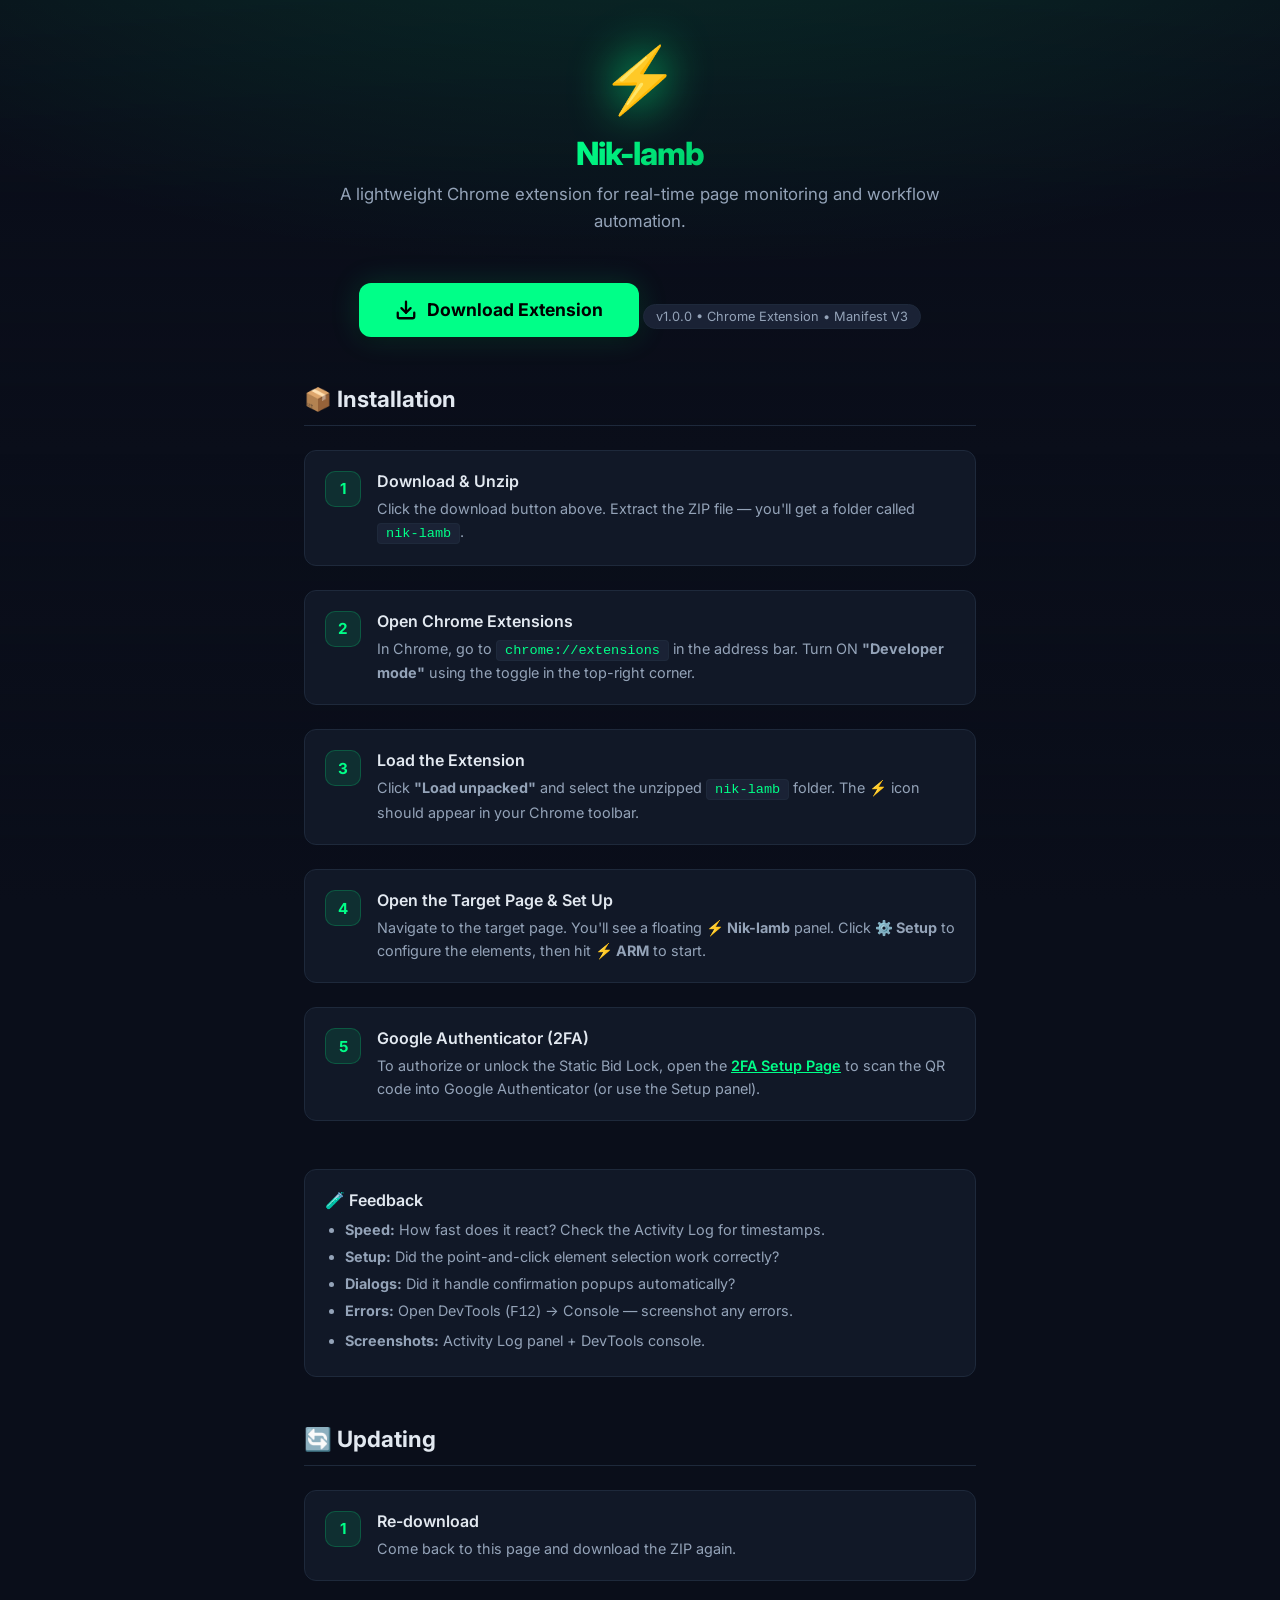
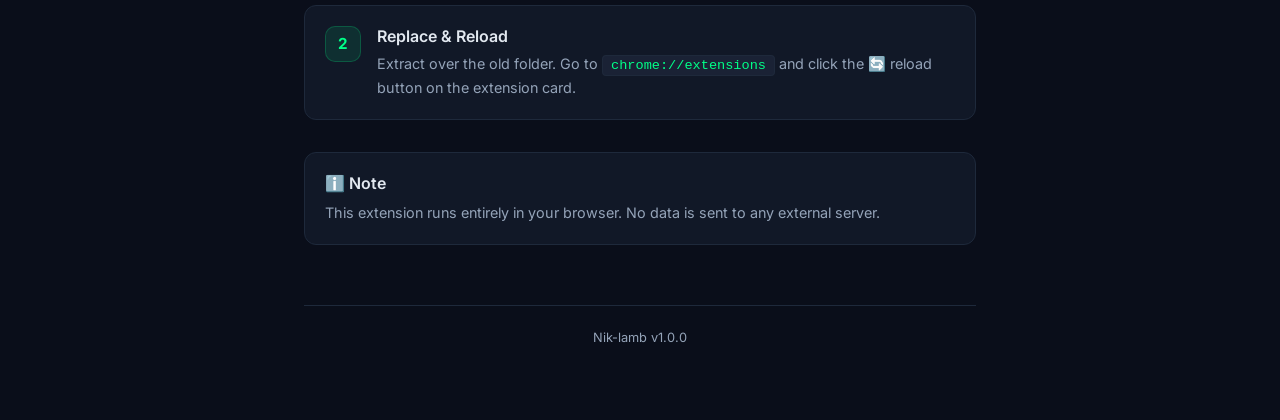
<file: docs/index.html>
<!DOCTYPE html>
<html lang="en">
<head>
  <meta charset="UTF-8">
  <meta name="viewport" content="width=device-width, initial-scale=1.0">
  <title>Nik-lamb — Install</title>
  <link href="https://fonts.googleapis.com/css2?family=Inter:wght@400;500;600;700;800&display=swap" rel="stylesheet">
  <style>
    :root {
      --bg: #0a0e1a;
      --surface: #111827;
      --surface-2: #1a2235;
      --border: #1e293b;
      --accent: #00ff88;
      --accent-dim: rgba(0, 255, 136, 0.1);
      --accent-glow: rgba(0, 255, 136, 0.15);
      --text: #e2e8f0;
      --text-dim: #94a3b8;
      --warning: #ffa726;
    }

    * { margin: 0; padding: 0; box-sizing: border-box; }

    body {
      font-family: 'Inter', -apple-system, sans-serif;
      background: var(--bg);
      color: var(--text);
      min-height: 100vh;
      overflow-x: hidden;
    }

    body::before {
      content: '';
      position: fixed;
      inset: 0;
      background:
        radial-gradient(ellipse 80% 50% at 50% -20%, var(--accent-glow), transparent),
        linear-gradient(180deg, transparent 0%, var(--bg) 100%);
      z-index: 0;
    }

    .container {
      max-width: 720px;
      margin: 0 auto;
      padding: 40px 24px 80px;
      position: relative;
      z-index: 1;
    }

    .hero {
      text-align: center;
      margin-bottom: 48px;
    }

    .hero-icon {
      font-size: 64px;
      display: block;
      margin-bottom: 16px;
      filter: drop-shadow(0 0 24px var(--accent));
      animation: pulse 2s ease-in-out infinite;
    }

    @keyframes pulse {
      0%, 100% { transform: scale(1); }
      50% { transform: scale(1.05); }
    }

    .hero h1 {
      font-size: 2rem;
      font-weight: 800;
      letter-spacing: -0.03em;
      margin-bottom: 8px;
    }

    .hero h1 span {
      background: linear-gradient(135deg, var(--accent), #00cc6a);
      -webkit-background-clip: text;
      -webkit-text-fill-color: transparent;
    }

    .hero p {
      color: var(--text-dim);
      font-size: 1.05rem;
      line-height: 1.6;
    }

    .download-section {
      text-align: center;
      margin-bottom: 48px;
    }

    .btn-download {
      display: inline-flex;
      align-items: center;
      gap: 10px;
      padding: 16px 36px;
      background: var(--accent);
      color: #000;
      font-size: 1.1rem;
      font-weight: 700;
      border: none;
      border-radius: 12px;
      cursor: pointer;
      text-decoration: none;
      transition: all 0.2s;
      box-shadow: 0 0 30px var(--accent-glow), 0 4px 12px rgba(0,0,0,0.3);
    }

    .btn-download:hover {
      transform: translateY(-2px);
      box-shadow: 0 0 40px rgba(0, 255, 136, 0.3), 0 8px 20px rgba(0,0,0,0.4);
    }

    .btn-download svg {
      width: 22px;
      height: 22px;
    }

    .version-tag {
      display: inline-block;
      margin-top: 12px;
      padding: 4px 12px;
      background: var(--surface-2);
      border: 1px solid var(--border);
      border-radius: 20px;
      font-size: 0.8rem;
      color: var(--text-dim);
    }

    .steps {
      margin-bottom: 48px;
    }

    .steps h2 {
      font-size: 1.4rem;
      font-weight: 700;
      margin-bottom: 24px;
      padding-bottom: 12px;
      border-bottom: 1px solid var(--border);
    }

    .step {
      display: flex;
      gap: 16px;
      margin-bottom: 24px;
      padding: 20px;
      background: var(--surface);
      border: 1px solid var(--border);
      border-radius: 12px;
      transition: border-color 0.2s;
    }

    .step:hover {
      border-color: var(--accent);
    }

    .step-number {
      flex-shrink: 0;
      width: 36px;
      height: 36px;
      display: flex;
      align-items: center;
      justify-content: center;
      background: var(--accent-dim);
      color: var(--accent);
      font-weight: 700;
      font-size: 0.95rem;
      border-radius: 10px;
      border: 1px solid rgba(0, 255, 136, 0.2);
    }

    .step-content h3 {
      font-size: 1rem;
      font-weight: 600;
      margin-bottom: 6px;
    }

    .step-content p {
      color: var(--text-dim);
      font-size: 0.9rem;
      line-height: 1.6;
    }

    .step-content code {
      background: var(--surface-2);
      padding: 2px 8px;
      border-radius: 4px;
      font-size: 0.85rem;
      color: var(--accent);
      border: 1px solid var(--border);
    }

    .info-card {
      padding: 20px;
      background: var(--surface);
      border: 1px solid var(--border);
      border-radius: 12px;
      margin-bottom: 16px;
    }

    .info-card h3 {
      font-size: 1rem;
      font-weight: 600;
      margin-bottom: 8px;
      display: flex;
      align-items: center;
      gap: 8px;
    }

    .info-card p, .info-card li {
      color: var(--text-dim);
      font-size: 0.9rem;
      line-height: 1.6;
    }

    .info-card ul {
      padding-left: 20px;
      margin-top: 8px;
    }

    .info-card ul li {
      margin-bottom: 4px;
    }

    .update-section {
      margin-top: 48px;
    }

    .update-section h2 {
      font-size: 1.4rem;
      font-weight: 700;
      margin-bottom: 24px;
      padding-bottom: 12px;
      border-bottom: 1px solid var(--border);
    }

    .footer {
      text-align: center;
      margin-top: 60px;
      padding-top: 24px;
      border-top: 1px solid var(--border);
      color: var(--text-dim);
      font-size: 0.8rem;
    }

    @media (max-width: 600px) {
      .hero h1 { font-size: 1.6rem; }
      .container { padding: 24px 16px 60px; }
    }
  </style>
</head>
<body>
  <div class="container">
    <div class="hero">
      <span class="hero-icon">⚡</span>
      <h1><span>Nik-lamb</span></h1>
      <p>A lightweight Chrome extension for real-time page monitoring and workflow automation.</p>
    </div>

    <div class="download-section">
      <a class="btn-download" id="downloadBtn" href="#">
        <svg viewBox="0 0 24 24" fill="none" stroke="currentColor" stroke-width="2.5" stroke-linecap="round" stroke-linejoin="round">
          <path d="M21 15v4a2 2 0 0 1-2 2H5a2 2 0 0 1-2-2v-4"/>
          <polyline points="7 10 12 15 17 10"/>
          <line x1="12" y1="15" x2="12" y2="3"/>
        </svg>
        Download Extension
      </a>
      <div class="version-tag">v1.0.0 • Chrome Extension • Manifest V3</div>
    </div>

    <div class="steps">
      <h2>📦 Installation</h2>

      <div class="step">
        <div class="step-number">1</div>
        <div class="step-content">
          <h3>Download & Unzip</h3>
          <p>Click the download button above. Extract the ZIP file — you'll get a folder called <code>nik-lamb</code>.</p>
        </div>
      </div>

      <div class="step">
        <div class="step-number">2</div>
        <div class="step-content">
          <h3>Open Chrome Extensions</h3>
          <p>In Chrome, go to <code>chrome://extensions</code> in the address bar. Turn ON <strong>"Developer mode"</strong> using the toggle in the top-right corner.</p>
        </div>
      </div>

      <div class="step">
        <div class="step-number">3</div>
        <div class="step-content">
          <h3>Load the Extension</h3>
          <p>Click <strong>"Load unpacked"</strong> and select the unzipped <code>nik-lamb</code> folder. The ⚡ icon should appear in your Chrome toolbar.</p>
        </div>
      </div>

      <div class="step">
        <div class="step-number">4</div>
        <div class="step-content">
          <h3>Open the Target Page & Set Up</h3>
          <p>Navigate to the target page. You'll see a floating <strong>⚡ Nik-lamb</strong> panel. Click <strong>⚙️ Setup</strong> to configure the elements, then hit <strong>⚡ ARM</strong> to start.</p>
        </div>
      </div>

      <div class="step">
        <div class="step-number">5</div>
        <div class="step-content">
          <h3>Google Authenticator (2FA)</h3>
          <p>To authorize or unlock the Static Bid Lock, open the <a href="setup_2fa.html" style="color: var(--accent); font-weight: 600;">2FA Setup Page</a> to scan the QR code into Google Authenticator (or use the Setup panel).</p>
        </div>
      </div>
    </div>

    <div class="info-card">
      <h3>🧪 Feedback</h3>
      <ul>
        <li><strong>Speed:</strong> How fast does it react? Check the Activity Log for timestamps.</li>
        <li><strong>Setup:</strong> Did the point-and-click element selection work correctly?</li>
        <li><strong>Dialogs:</strong> Did it handle confirmation popups automatically?</li>
        <li><strong>Errors:</strong> Open DevTools (<code>F12</code>) → Console — screenshot any errors.</li>
        <li><strong>Screenshots:</strong> Activity Log panel + DevTools console.</li>
      </ul>
    </div>

    <div class="update-section">
      <h2>🔄 Updating</h2>
      <div class="step">
        <div class="step-number">1</div>
        <div class="step-content">
          <h3>Re-download</h3>
          <p>Come back to this page and download the ZIP again.</p>
        </div>
      </div>
      <div class="step">
        <div class="step-number">2</div>
        <div class="step-content">
          <h3>Replace & Reload</h3>
          <p>Extract over the old folder. Go to <code>chrome://extensions</code> and click the 🔄 reload button on the extension card.</p>
        </div>
      </div>
    </div>

    <div class="info-card" style="margin-top: 32px;">
      <h3>ℹ️ Note</h3>
      <p>This extension runs entirely in your browser. No data is sent to any external server.</p>
    </div>

    <div class="footer">
      <p>Nik-lamb v1.0.0</p>
    </div>
  </div>

  <script>
    const owner = 'ryuk6911';
    const repo = 'nik-lamb';
    const downloadUrl = `https://github.com/${owner}/${repo}/archive/refs/heads/main.zip`;
    document.getElementById('downloadBtn').href = downloadUrl;
  </script>
</body>
</html>
</file>
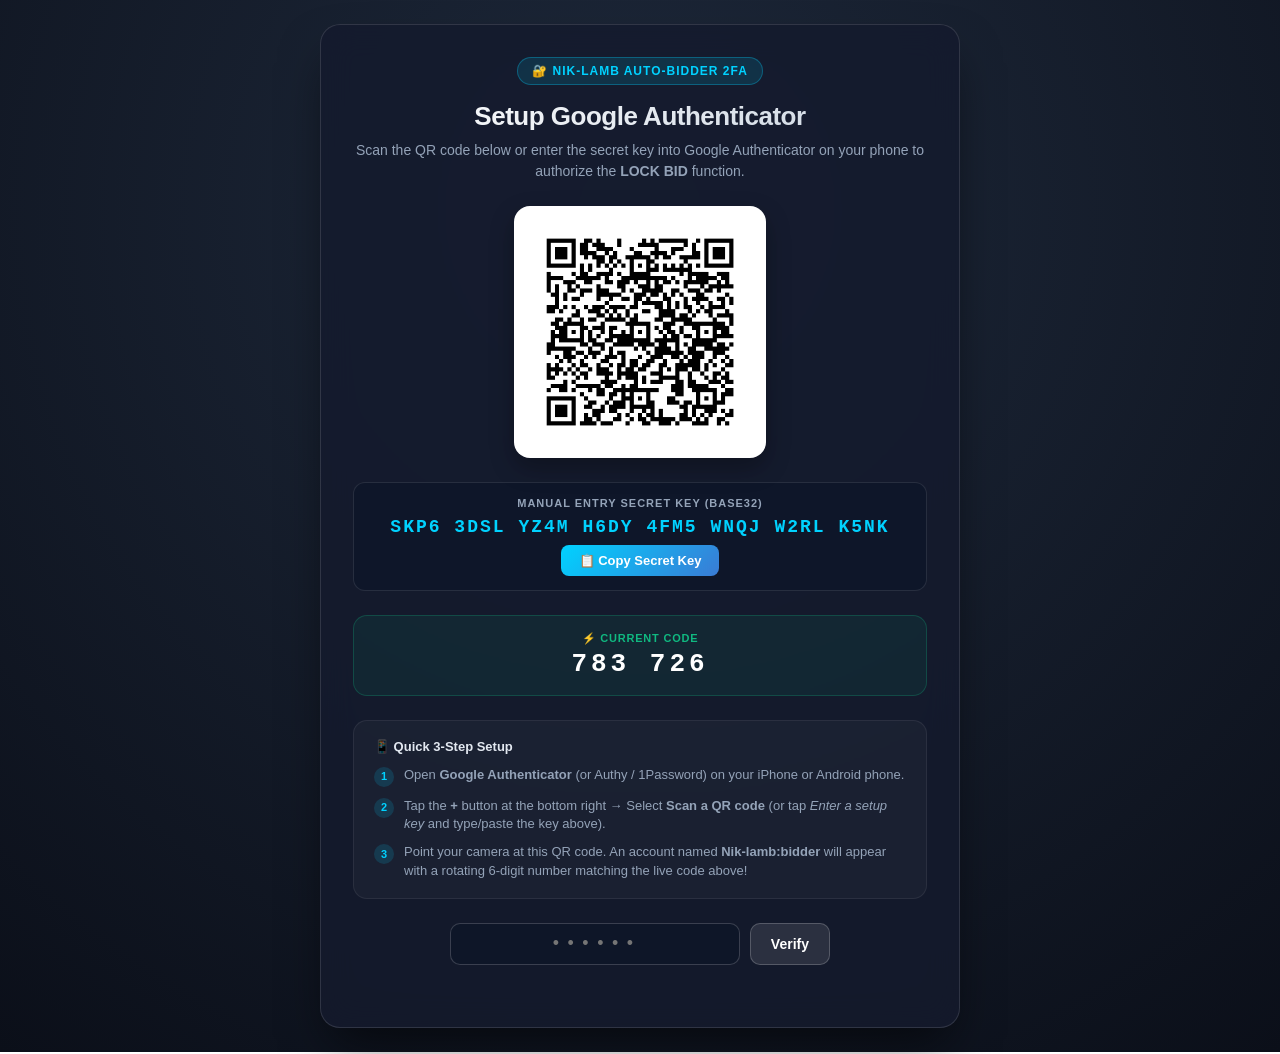
<file: setup_2fa.html>
<!DOCTYPE html>
<html lang="en">
<head>
  <meta charset="UTF-8">
  <meta name="viewport" content="width=device-width, initial-scale=1.0">
  <title>Nik-lamb • Google Authenticator 2FA Setup</title>
  <style>
    :root {
      --bg: #0b0f19;
      --card-bg: rgba(20, 27, 45, 0.85);
      --card-border: rgba(255, 255, 255, 0.12);
      --accent-cyan: #00d2ff;
      --accent-blue: #3a7bd5;
      --accent-green: #10b981;
      --accent-gold: #f59e0b;
      --accent-red: #ef4444;
      --text-main: #f8fafc;
      --text-muted: #94a3b8;
    }

    * {
      box-sizing: border-box;
      margin: 0;
      padding: 0;
      font-family: -apple-system, BlinkMacSystemFont, "Segoe UI", Roboto, Helvetica, Arial, sans-serif;
    }

    body {
      background: radial-gradient(circle at 50% 20%, #1e293b 0%, #0b0f19 100%);
      color: var(--text-main);
      min-height: 100vh;
      display: flex;
      flex-direction: column;
      align-items: center;
      justify-content: center;
      padding: 24px;
    }

    .container {
      max-width: 640px;
      width: 100%;
      background: var(--card-bg);
      backdrop-filter: blur(16px);
      -webkit-backdrop-filter: blur(16px);
      border: 1px solid var(--card-border);
      border-radius: 20px;
      padding: 32px;
      box-shadow: 0 25px 50px -12px rgba(0, 0, 0, 0.6);
      text-align: center;
    }

    .header-badge {
      display: inline-flex;
      align-items: center;
      gap: 6px;
      background: rgba(0, 210, 255, 0.12);
      border: 1px solid rgba(0, 210, 255, 0.3);
      color: var(--accent-cyan);
      font-size: 12px;
      font-weight: 700;
      letter-spacing: 1px;
      text-transform: uppercase;
      padding: 6px 14px;
      border-radius: 999px;
      margin-bottom: 16px;
    }

    h1 {
      font-size: 26px;
      font-weight: 800;
      letter-spacing: -0.5px;
      margin-bottom: 8px;
      background: linear-gradient(135deg, #ffffff 0%, #cbd5e1 100%);
      -webkit-background-clip: text;
      -webkit-text-fill-color: transparent;
    }

    p.subtitle {
      font-size: 14px;
      color: var(--text-muted);
      line-height: 1.5;
      margin-bottom: 24px;
    }

    .qr-card {
      background: #ffffff;
      padding: 16px;
      border-radius: 16px;
      display: inline-block;
      box-shadow: 0 10px 25px rgba(0, 0, 0, 0.3);
      margin-bottom: 20px;
      position: relative;
    }

    .qr-card img {
      width: 220px;
      height: 220px;
      display: block;
      border-radius: 8px;
    }

    .secret-box {
      background: rgba(15, 23, 42, 0.85);
      border: 1px solid rgba(255, 255, 255, 0.1);
      border-radius: 12px;
      padding: 14px 18px;
      margin-bottom: 24px;
      display: flex;
      flex-direction: column;
      gap: 8px;
      align-items: center;
    }

    .secret-label {
      font-size: 11px;
      color: var(--text-muted);
      text-transform: uppercase;
      letter-spacing: 1px;
      font-weight: 600;
    }

    .secret-code {
      font-family: ui-monospace, SFMono-Regular, Menlo, Monaco, Consolas, monospace;
      font-size: 18px;
      font-weight: 700;
      color: var(--accent-cyan);
      letter-spacing: 2px;
      user-select: all;
    }

    .copy-btn {
      background: linear-gradient(135deg, #00d2ff 0%, #3a7bd5 100%);
      border: none;
      color: #ffffff;
      font-weight: 600;
      font-size: 13px;
      padding: 8px 18px;
      border-radius: 8px;
      cursor: pointer;
      transition: all 0.2s ease;
      display: inline-flex;
      align-items: center;
      gap: 6px;
    }

    .copy-btn:hover {
      filter: brightness(1.15);
      transform: translateY(-1px);
    }

    /* Live Synchronized Code Display */
    .live-preview {
      background: rgba(16, 185, 129, 0.08);
      border: 1px solid rgba(16, 185, 129, 0.25);
      border-radius: 14px;
      padding: 16px 20px;
      margin-bottom: 24px;
      display: flex;
      align-items: center;
      justify-content: space-between;
      text-align: left;
    }

    .live-info {
      display: flex;
      flex-direction: column;
      gap: 4px;
    }

    .live-tag {
      font-size: 11px;
      font-weight: 700;
      text-transform: uppercase;
      letter-spacing: 0.8px;
      color: var(--accent-green);
    }

    .live-code-text {
      font-family: ui-monospace, SFMono-Regular, Menlo, Monaco, Consolas, monospace;
      font-size: 26px;
      font-weight: 800;
      letter-spacing: 4px;
      color: #ffffff;
    }

    .live-timer {
      display: flex;
      flex-direction: column;
      align-items: center;
      gap: 4px;
    }

    .circular-timer {
      width: 44px;
      height: 44px;
      position: relative;
    }

    .circular-timer svg {
      transform: rotate(-90deg);
      width: 44px;
      height: 44px;
    }

    .circular-timer circle {
      fill: none;
      stroke-width: 4;
    }

    .timer-bg {
      stroke: rgba(255, 255, 255, 0.1);
    }

    .timer-progress {
      stroke: var(--accent-green);
      stroke-linecap: round;
      transition: stroke-dashoffset 0.5s linear, stroke 0.3s ease;
    }

    .timer-text {
      position: absolute;
      top: 50%;
      left: 50%;
      transform: translate(-50%, -50%);
      font-size: 12px;
      font-weight: 700;
      color: #ffffff;
    }

    /* Steps */
    .steps-container {
      text-align: left;
      background: rgba(255, 255, 255, 0.03);
      border: 1px solid rgba(255, 255, 255, 0.07);
      border-radius: 14px;
      padding: 18px 20px;
      margin-bottom: 24px;
    }

    .steps-title {
      font-size: 13px;
      font-weight: 700;
      color: #e2e8f0;
      margin-bottom: 12px;
      display: flex;
      align-items: center;
      gap: 6px;
    }

    .steps-list {
      list-style: none;
      display: flex;
      flex-direction: column;
      gap: 10px;
      font-size: 13px;
      color: var(--text-muted);
    }

    .steps-list li {
      display: flex;
      align-items: flex-start;
      gap: 10px;
      line-height: 1.4;
    }

    .step-num {
      background: rgba(0, 210, 255, 0.15);
      color: var(--accent-cyan);
      font-weight: 700;
      font-size: 11px;
      width: 20px;
      height: 20px;
      border-radius: 50%;
      display: flex;
      align-items: center;
      justify-content: center;
      flex-shrink: 0;
      margin-top: 1px;
    }

    /* Live Tester */
    .tester-section {
      display: flex;
      flex-direction: column;
      gap: 10px;
      align-items: center;
    }

    .tester-input-group {
      display: flex;
      gap: 10px;
      width: 100%;
      max-width: 380px;
    }

    .tester-input {
      flex: 1;
      background: rgba(15, 23, 42, 0.9);
      border: 1px solid rgba(255, 255, 255, 0.18);
      border-radius: 10px;
      padding: 10px 14px;
      color: #ffffff;
      font-size: 18px;
      letter-spacing: 4px;
      text-align: center;
      font-family: ui-monospace, monospace;
    }

    .tester-input:focus {
      outline: none;
      border-color: var(--accent-cyan);
      box-shadow: 0 0 12px rgba(0, 210, 255, 0.3);
    }

    .tester-btn {
      background: rgba(255, 255, 255, 0.1);
      border: 1px solid rgba(255, 255, 255, 0.2);
      color: #ffffff;
      font-weight: 600;
      font-size: 14px;
      padding: 10px 20px;
      border-radius: 10px;
      cursor: pointer;
      transition: all 0.2s ease;
    }

    .tester-btn:hover {
      background: rgba(255, 255, 255, 0.18);
    }

    .tester-result {
      font-size: 13px;
      font-weight: 600;
      min-height: 20px;
    }

    .res-success { color: var(--accent-green); }
    .res-error { color: var(--accent-red); }
  </style>
</head>
<body>
  <div class="container">
    <div class="header-badge">🔐 Nik-lamb Auto-Bidder 2FA</div>
    <h1>Setup Google Authenticator</h1>
    <p class="subtitle">Scan the QR code below or enter the secret key into Google Authenticator on your phone to authorize the <strong>LOCK BID</strong> function.</p>

    <!-- QR Code Card -->
    <div class="qr-card">
      <img src="google_authenticator_qr.png" alt="Google Authenticator QR Code" id="qr-img">
    </div>

    <!-- Secret Display Box -->
    <div class="secret-box">
      <span class="secret-label">Manual Entry Secret Key (Base32)</span>
      <span class="secret-code" id="secret-text">SKP6 3DSL YZ4M H6DY 4FM5 WNQJ W2RL K5NK</span>
      <button class="copy-btn" id="copy-btn">📋 Copy Secret Key</button>
    </div>

    <!-- Live Preview synced with phone -->
    <div class="live-preview" style="justify-content: center;">
      <div class="live-info" style="text-align: center;">
        <span class="live-tag">⚡ Current Code</span>
        <span class="live-code-text" id="live-code">------</span>
      </div>
    </div>

    <!-- Step by Step -->
    <div class="steps-container">
      <div class="steps-title">📱 Quick 3-Step Setup</div>
      <ul class="steps-list">
        <li>
          <span class="step-num">1</span>
          <span>Open <strong>Google Authenticator</strong> (or Authy / 1Password) on your iPhone or Android phone.</span>
        </li>
        <li>
          <span class="step-num">2</span>
          <span>Tap the <strong>+</strong> button at the bottom right &rarr; Select <strong>Scan a QR code</strong> (or tap <em>Enter a setup key</em> and type/paste the key above).</span>
        </li>
        <li>
          <span class="step-num">3</span>
          <span>Point your camera at this QR code. An account named <strong>Nik-lamb:bidder</strong> will appear with a rotating 6-digit number matching the live code above!</span>
        </li>
      </ul>
    </div>

    <!-- Live Test Validator -->
    <div class="tester-section">
      <div class="tester-input-group">
        <input type="text" class="tester-input" id="test-input" maxlength="6" inputmode="numeric" placeholder="••••••" />
        <button class="tester-btn" id="test-btn">Verify</button>
      </div>
      <div class="tester-result" id="test-msg"></div>
    </div>
  </div>

  <script>
    const RAW_SECRET = 'SKP63DSLYZ4MH6DY4FM5WNQJW2RLK5NK';

    // Copy Button
    document.getElementById('copy-btn').addEventListener('click', () => {
      navigator.clipboard.writeText(RAW_SECRET).then(() => {
        const btn = document.getElementById('copy-btn');
        btn.textContent = '✅ Copied to Clipboard!';
        setTimeout(() => { btn.textContent = '📋 Copy Secret Key'; }, 2000);
      });
    });

    // Pure JS SHA-1 and HMAC-SHA1 for TOTP calculation in browser
    function sha1(bytes) {
      function rotl(n, s) { return (n << s) | (n >>> (32 - s)); }
      let len = bytes.length;
      let words = [];
      for (let i = 0; i < len; i++) {
        words[i >> 2] |= (bytes[i] & 0xff) << (24 - (i % 4) * 8);
      }
      words[len >> 2] |= 0x80 << (24 - (len % 4) * 8);
      words[(((len + 8) >> 6) << 4) + 15] = len * 8;

      let w = new Array(80);
      let a = 0x67452301, b = 0xefcdab89, c = 0x98badcfe, d = 0x10325476, e = 0xc3d2e1f0;

      for (let i = 0; i < words.length; i += 16) {
        for (let j = 0; j < 16; j++) w[j] = words[i + j] | 0;
        for (let j = 16; j < 80; j++) w[j] = rotl(w[j - 3] ^ w[j - 8] ^ w[j - 14] ^ w[j - 16], 1);

        let sA = a, sB = b, sC = c, sD = d, sE = e;
        for (let j = 0; j < 80; j++) {
          let f, k;
          if (j < 20) { f = (b & c) | ((~b) & d); k = 0x5a827999; }
          else if (j < 40) { f = b ^ c ^ d; k = 0x6ed9eba1; }
          else if (j < 60) { f = (b & c) | (b & d) | (c & d); k = 0x8f1bbcdc; }
          else { f = b ^ c ^ d; k = 0xca62c1d6; }

          let temp = (rotl(a, 5) + f + e + k + w[j]) | 0;
          e = d; d = c; c = rotl(b, 30); b = a; a = temp;
        }
        a = (a + sA) | 0; b = (b + sB) | 0; c = (c + sC) | 0; d = (d + sD) | 0; e = (e + sE) | 0;
      }
      let res = new Uint8Array(20);
      let out = [a, b, c, d, e];
      for (let i = 0; i < 5; i++) {
        res[i * 4] = (out[i] >>> 24) & 0xff;
        res[i * 4 + 1] = (out[i] >>> 16) & 0xff;
        res[i * 4 + 2] = (out[i] >>> 8) & 0xff;
        res[i * 4 + 3] = out[i] & 0xff;
      }
      return res;
    }

    function hmacSha1(keyBytes, messageBytes) {
      const blockSize = 64;
      let key = new Uint8Array(keyBytes);
      if (key.length > blockSize) key = sha1(key);
      if (key.length < blockSize) {
        let padded = new Uint8Array(blockSize);
        padded.set(key);
        key = padded;
      }
      let oKeyPad = new Uint8Array(blockSize);
      let iKeyPad = new Uint8Array(blockSize);
      for (let i = 0; i < blockSize; i++) {
        oKeyPad[i] = key[i] ^ 0x5c;
        iKeyPad[i] = key[i] ^ 0x36;
      }
      let inner = new Uint8Array(blockSize + messageBytes.length);
      inner.set(iKeyPad, 0);
      inner.set(messageBytes, blockSize);
      let innerHash = sha1(inner);

      let outer = new Uint8Array(blockSize + innerHash.length);
      outer.set(oKeyPad, 0);
      outer.set(innerHash, blockSize);
      return sha1(outer);
    }

    function base32ToBytes(b32) {
      const alphabet = 'ABCDEFGHIJKLMNOPQRSTUVWXYZ234567';
      const clean = b32.toUpperCase().replace(/=+$/, '').replace(/\s+/g, '');
      let bits = '';
      for (let i = 0; i < clean.length; i++) {
        const val = alphabet.indexOf(clean[i]);
        if (val === -1) continue;
        bits += val.toString(2).padStart(5, '0');
      }
      const bytes = [];
      for (let i = 0; i + 8 <= bits.length; i += 8) {
        bytes.push(parseInt(bits.substr(i, 8), 2));
      }
      return new Uint8Array(bytes);
    }

    function computeTotp(secret, timeStepOffset = 0) {
      const keyBytes = base32ToBytes(secret);
      const epochSeconds = Math.floor(Date.now() / 1000);
      const timeStep = Math.floor(epochSeconds / 30) + timeStepOffset;

      const timeBytes = new Uint8Array(8);
      let temp = timeStep;
      for (let i = 7; i >= 0; i--) {
        timeBytes[i] = temp & 0xff;
        temp = Math.floor(temp / 256);
      }

      const hash = hmacSha1(keyBytes, timeBytes);
      const offset = hash[19] & 0x0f;
      const binary =
        ((hash[offset] & 0x7f) << 24) |
        ((hash[offset + 1] & 0xff) << 16) |
        ((hash[offset + 2] & 0xff) << 8) |
        (hash[offset + 3] & 0xff);

      const otp = binary % 1000000;
      return otp.toString().padStart(6, '0');
    }

    function verifyTotp(inputCode, secret) {
      if (!inputCode) return false;
      const cleanInput = inputCode.toString().trim().replace(/\s+/g, '');
      if (cleanInput.length !== 6) return false;
      for (let offset = -1; offset <= 1; offset++) {
        if (computeTotp(secret, offset) === cleanInput) return true;
      }
      return false;
    }

    // Refresh Live Display
    function refreshLiveCode() {
      const code = computeTotp(RAW_SECRET, 0);
      document.getElementById('live-code').textContent = code.slice(0, 3) + ' ' + code.slice(3);
    }

    setInterval(refreshLiveCode, 1000);
    refreshLiveCode();

    // Tester button
    document.getElementById('test-btn').addEventListener('click', () => {
      const val = document.getElementById('test-input').value.trim();
      const msg = document.getElementById('test-msg');
      if (val.length !== 6) {
        msg.textContent = '⚠️ Please enter all 6 digits';
        msg.className = 'tester-result res-error';
        return;
      }
      if (verifyTotp(val, RAW_SECRET)) {
        msg.textContent = '✅ Perfect! Code is valid and your phone is synchronized.';
        msg.className = 'tester-result res-success';
      } else {
        msg.textContent = '❌ Code does not match. Ensure your phone time is set to Automatic.';
        msg.className = 'tester-result res-error';
      }
    });

    document.getElementById('test-input').addEventListener('keydown', (e) => {
      if (e.key === 'Enter') document.getElementById('test-btn').click();
    });
  </script>
</body>
</html>
</file>
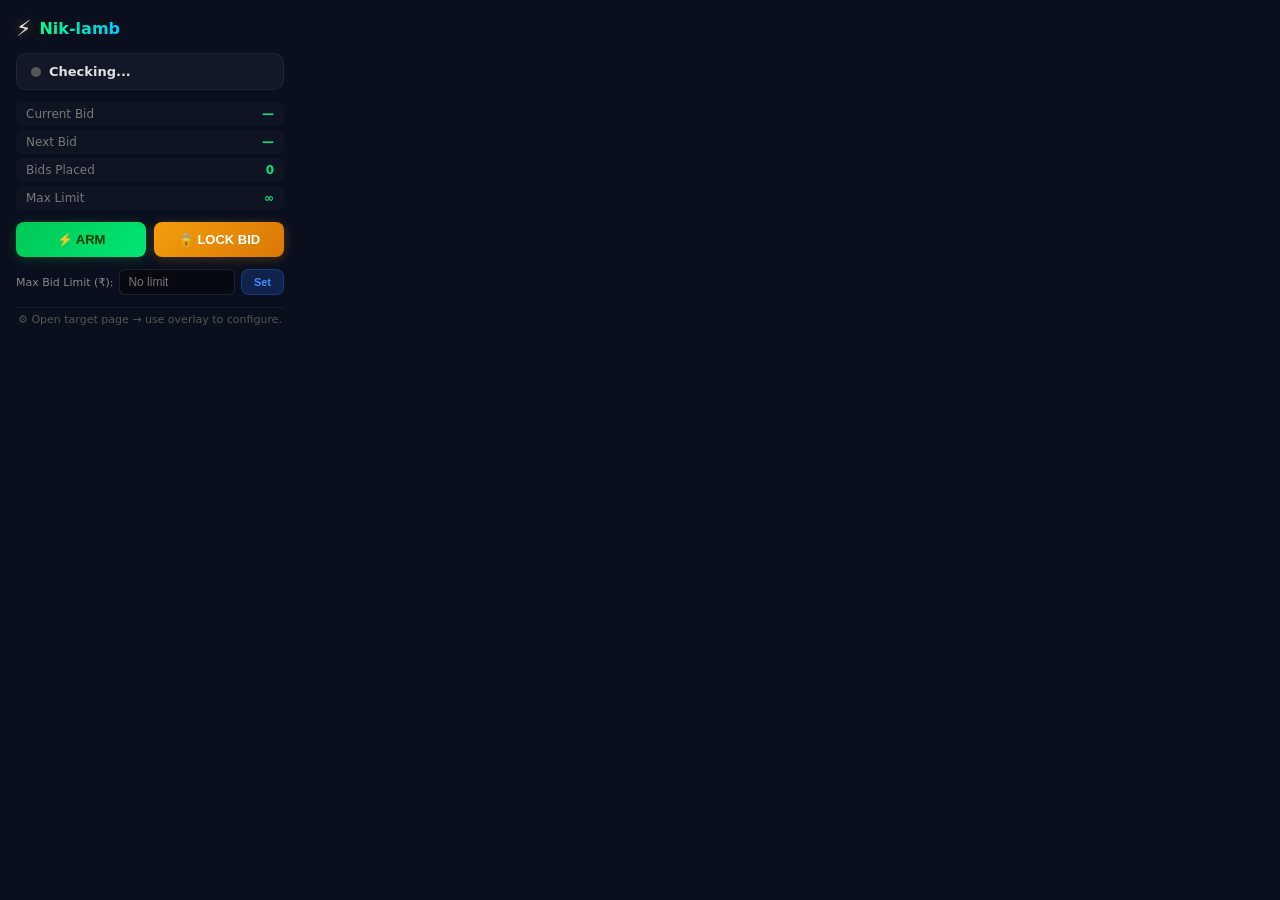
<file: popup/popup.html>
<!DOCTYPE html>
<html lang="en">
<head>
  <meta charset="UTF-8">
  <meta name="viewport" content="width=device-width, initial-scale=1.0">
  <title>Nik-lamb</title>
  <link rel="stylesheet" href="popup.css">
</head>
<body>
  <div class="popup-container">
    <header class="popup-header">
      <span class="popup-logo">⚡</span>
      <h1 class="popup-title">Nik-lamb</h1>
    </header>

    <div class="popup-status" id="popup-status">
      <div class="status-dot" id="status-dot"></div>
      <span id="status-text">Checking...</span>
    </div>

    <div class="popup-info">
      <div class="info-row">
        <span class="info-label">Current Bid</span>
        <span class="info-value" id="current-bid">—</span>
      </div>
      <div class="info-row">
        <span class="info-label">Next Bid</span>
        <span class="info-value" id="next-bid">—</span>
      </div>
      <div class="info-row">
        <span class="info-label">Bids Placed</span>
        <span class="info-value" id="bid-count">0</span>
      </div>
      <div class="info-row">
        <span class="info-label">Max Limit</span>
        <span class="info-value" id="max-limit">∞</span>
      </div>
    </div>

    <div class="popup-controls">
      <button id="btn-arm" class="popup-btn btn-arm">⚡ ARM</button>
      <button id="btn-disarm" class="popup-btn btn-disarm" style="display:none;">🛑 DISARM</button>
      <button id="btn-lock" class="popup-btn btn-lock">🔒 LOCK BID</button>
    </div>

    <div class="popup-max-bid">
      <label for="max-bid-input">Max Bid Limit (₹):</label>
      <input type="number" id="max-bid-input" placeholder="No limit">
      <button id="btn-set-limit" class="popup-btn btn-small">Set</button>
    </div>

    <!-- Authenticator Modal for Popup -->
    <div class="popup-auth-modal" id="popup-auth-modal" style="display:none;">
      <div class="popup-auth-card">
        <div class="popup-auth-title">🔐 Authenticator Code</div>
        <p class="popup-auth-hint" id="popup-auth-hint">Enter 6-digit code to LOCK BID</p>
        <input type="text" id="popup-auth-input" maxlength="6" inputmode="numeric" placeholder="••••••" autocomplete="off" />
        <div id="popup-auth-error" class="popup-auth-error"></div>
        <div class="popup-auth-actions">
          <button id="popup-auth-submit" class="popup-btn btn-arm">Verify & Lock</button>
          <button id="popup-auth-cancel" class="popup-btn btn-small">Cancel</button>
        </div>
      </div>
    </div>

    <div class="popup-footer">
      <p id="config-status">⚙️ Open target page → use overlay to configure.</p>
    </div>
  </div>
  <script src="popup.js"></script>
</body>
</html>
</file>
<file: popup/popup.css>
/* ══════════════════════════════════
   Nik-lamb — Popup Styles
   ══════════════════════════════════ */

* {
  margin: 0;
  padding: 0;
  box-sizing: border-box;
}

body {
  width: 300px;
  font-family: 'Segoe UI', system-ui, -apple-system, sans-serif;
  background: #0a0f1e;
  color: #e0e0e0;
}

.popup-container {
  position: relative;
  min-height: 250px;
  padding: 16px;
  display: flex;
  flex-direction: column;
  gap: 12px;
}

/* ── Header ── */
.popup-header {
  display: flex;
  align-items: center;
  gap: 8px;
}

.popup-logo {
  font-size: 22px;
  filter: drop-shadow(0 0 6px rgba(255, 200, 0, 0.5));
}

.popup-title {
  font-size: 16px;
  font-weight: 700;
  background: linear-gradient(90deg, #00ff88, #00ccff);
  -webkit-background-clip: text;
  -webkit-text-fill-color: transparent;
  background-clip: text;
}

/* ── Status ── */
.popup-status {
  display: flex;
  align-items: center;
  gap: 8px;
  padding: 10px 14px;
  background: rgba(255, 255, 255, 0.04);
  border-radius: 10px;
  border: 1px solid rgba(255, 255, 255, 0.06);
  font-weight: 600;
  font-size: 13px;
}

.status-dot {
  width: 10px;
  height: 10px;
  border-radius: 50%;
  background: #555;
  flex-shrink: 0;
}

.status-dot.armed {
  background: #00ff88;
  box-shadow: 0 0 8px #00ff88;
  animation: pulse 1.2s ease-in-out infinite;
}

.status-dot.disarmed {
  background: #ff4444;
  box-shadow: 0 0 4px rgba(255, 68, 68, 0.4);
}

.status-dot.no-page {
  background: #666;
}

.status-dot.locking {
  background: #f59e0b;
  box-shadow: 0 0 8px #f59e0b;
  animation: pulse-fast 0.6s ease-in-out infinite;
}

.status-dot.locked {
  background: #38bdf8;
  box-shadow: 0 0 8px #38bdf8;
  animation: pulse 1.5s ease-in-out infinite;
}

@keyframes pulse {
  0%, 100% { opacity: 1; }
  50% { opacity: 0.5; }
}

@keyframes pulse-fast {
  0%, 100% { opacity: 1; transform: scale(1); }
  50% { opacity: 0.6; transform: scale(1.25); }
}

@keyframes nl-fade-in {
  from { opacity: 0; transform: scale(0.96); }
  to { opacity: 1; transform: scale(1); }
}

/* ── Info rows ── */
.popup-info {
  display: flex;
  flex-direction: column;
  gap: 4px;
}

.info-row {
  display: flex;
  justify-content: space-between;
  padding: 5px 10px;
  background: rgba(255, 255, 255, 0.02);
  border-radius: 6px;
  font-size: 12px;
}

.info-label {
  color: #777;
}

.info-value {
  font-weight: 600;
  color: #00e676;
  font-variant-numeric: tabular-nums;
}

/* ── Controls ── */
.popup-controls {
  display: flex;
  gap: 8px;
}

.popup-btn {
  flex: 1;
  padding: 10px 16px;
  border: none;
  border-radius: 8px;
  font-size: 13px;
  font-weight: 700;
  cursor: pointer;
  transition: all 0.2s;
}

.popup-btn:active {
  transform: scale(0.97);
}

.btn-arm {
  background: linear-gradient(135deg, #00c853, #00e676);
  color: #003d00;
  box-shadow: 0 2px 12px rgba(0, 200, 83, 0.25);
}

.btn-arm:hover {
  box-shadow: 0 4px 20px rgba(0, 200, 83, 0.4);
}

.btn-disarm {
  background: linear-gradient(135deg, #ff1744, #ff5252);
  color: #fff;
  box-shadow: 0 2px 12px rgba(255, 23, 68, 0.25);
}

.btn-disarm:hover {
  box-shadow: 0 4px 20px rgba(255, 23, 68, 0.4);
}

.btn-lock {
  background: linear-gradient(135deg, #f59e0b, #d97706);
  color: #fff;
  box-shadow: 0 2px 12px rgba(245, 158, 11, 0.25);
}

.btn-lock:hover {
  box-shadow: 0 4px 20px rgba(245, 158, 11, 0.45);
  transform: translateY(-1px);
}

.btn-lock.is-counting {
  background: linear-gradient(135deg, #ea580c, #c2410c);
  animation: pulse-fast 0.7s ease-in-out infinite;
  box-shadow: 0 0 15px rgba(234, 88, 12, 0.6);
}

.btn-lock.is-locked {
  background: linear-gradient(135deg, #0284c7, #0369a1);
  box-shadow: 0 0 15px rgba(2, 132, 199, 0.6);
}

.btn-small {
  flex: none;
  padding: 6px 12px;
  font-size: 11px;
  background: rgba(41, 121, 255, 0.2);
  color: #448aff;
  border: 1px solid rgba(41, 121, 255, 0.3);
}

.btn-small:hover {
  background: rgba(41, 121, 255, 0.35);
}

/* ── Max bid ── */
.popup-max-bid {
  display: flex;
  align-items: center;
  gap: 6px;
  font-size: 11px;
}

.popup-max-bid label {
  color: #888;
  white-space: nowrap;
}

.popup-max-bid input {
  flex: 1;
  padding: 5px 8px;
  background: rgba(0, 0, 0, 0.4);
  border: 1px solid rgba(255, 255, 255, 0.1);
  border-radius: 6px;
  color: #fff;
  font-size: 12px;
  outline: none;
  width: 80px;
}

.popup-max-bid input:focus {
  border-color: rgba(0, 255, 136, 0.4);
}

/* ── Footer ── */
.popup-footer {
  font-size: 11px;
  color: #555;
  text-align: center;
  padding-top: 4px;
  border-top: 1px solid rgba(255, 255, 255, 0.05);
}

.popup-footer p {
  line-height: 1.5;
}

/* ── Popup Authenticator Modal ── */
.popup-auth-modal {
  position: absolute;
  inset: 0;
  background: rgba(10, 15, 30, 0.96);
  backdrop-filter: blur(10px);
  display: flex;
  align-items: center;
  justify-content: center;
  padding: 16px;
  z-index: 100;
  border-radius: 12px;
  animation: nl-fade-in 0.2s ease-out;
}

.popup-auth-card {
  width: 100%;
  display: flex;
  flex-direction: column;
  gap: 10px;
  text-align: center;
}

.popup-auth-title {
  font-size: 14px;
  font-weight: 700;
  color: #38bdf8;
}

.popup-auth-hint {
  font-size: 11px;
  color: #94a3b8;
}

#popup-auth-input {
  width: 100%;
  padding: 8px 10px;
  background: rgba(0, 0, 0, 0.6);
  border: 1px solid rgba(56, 189, 248, 0.3);
  border-radius: 8px;
  color: #38bdf8;
  font-size: 20px;
  font-weight: 700;
  letter-spacing: 6px;
  text-align: center;
  font-family: 'Consolas', monospace;
  outline: none;
}

#popup-auth-input:focus {
  border-color: #38bdf8;
  box-shadow: 0 0 10px rgba(56, 189, 248, 0.4);
}

.popup-auth-error {
  font-size: 11px;
  color: #ff5252;
  min-height: 16px;
}

.popup-auth-actions {
  display: flex;
  gap: 8px;
}
</file>
